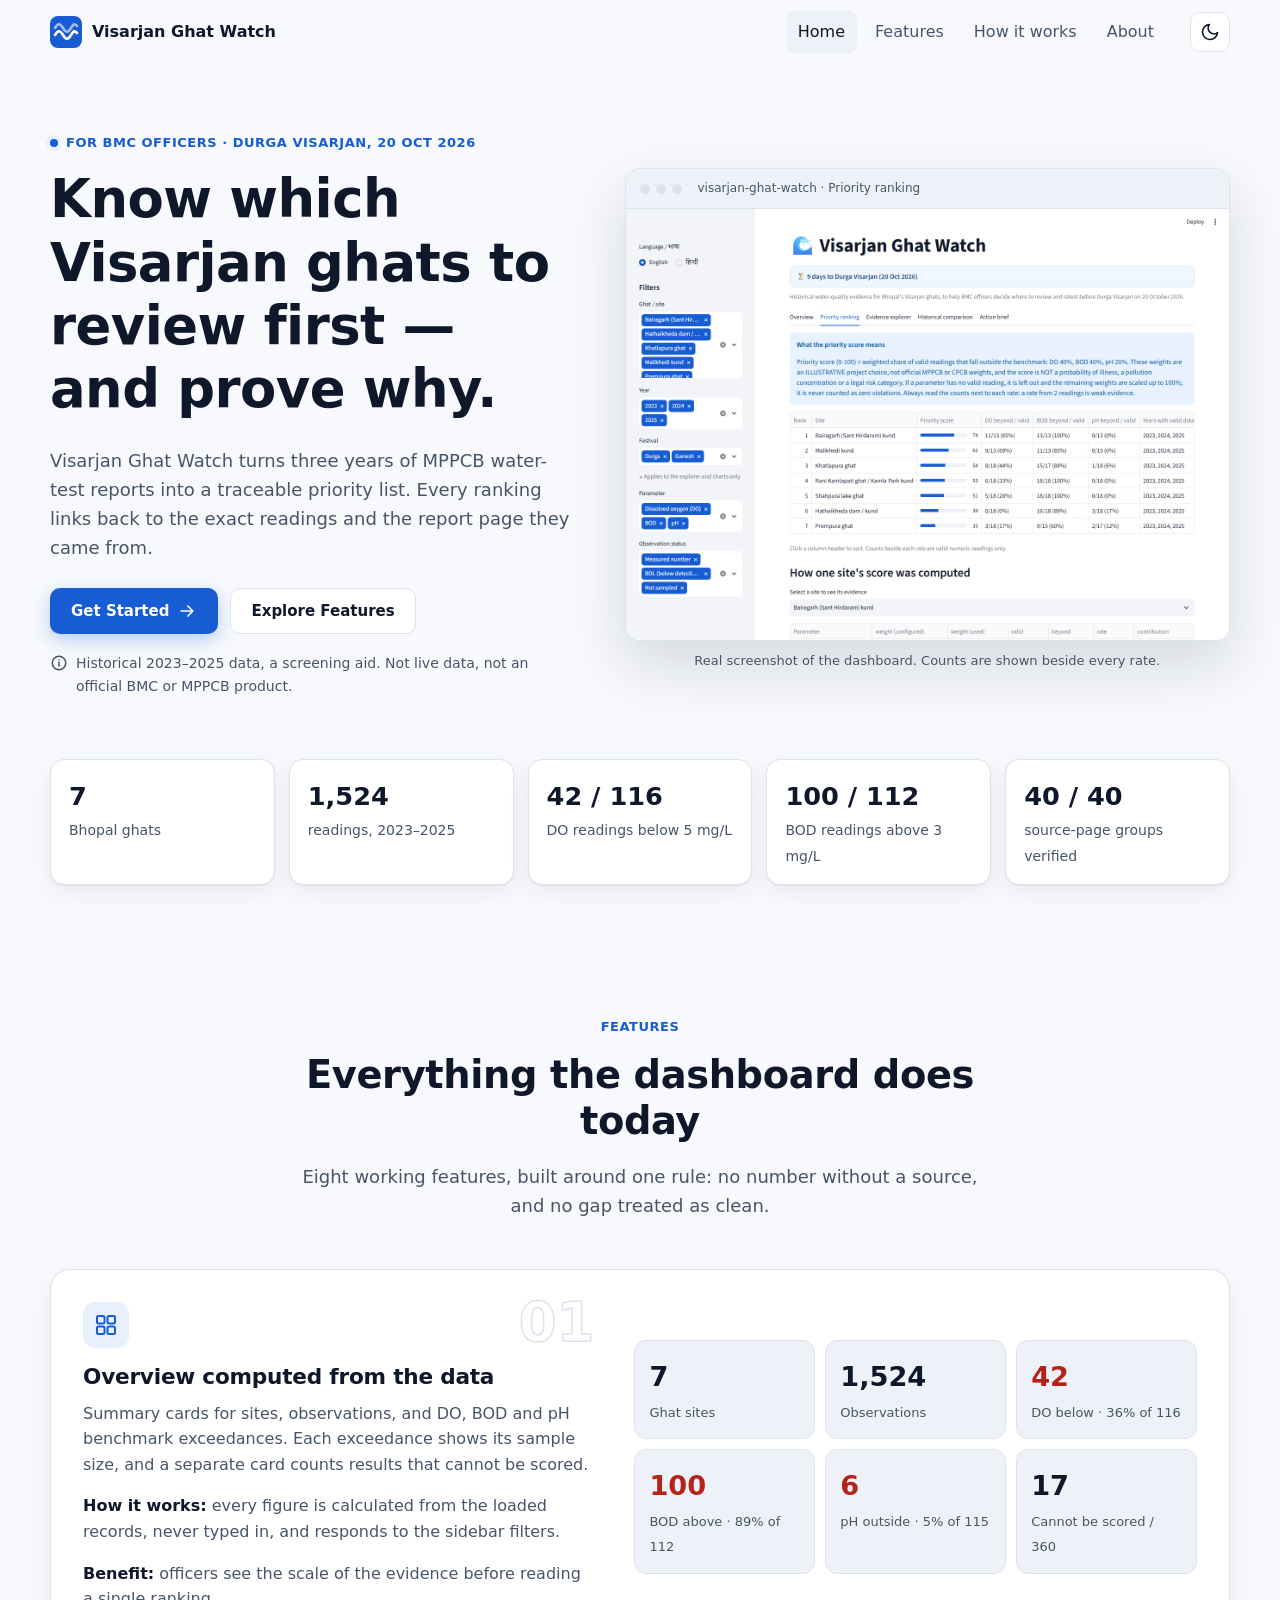
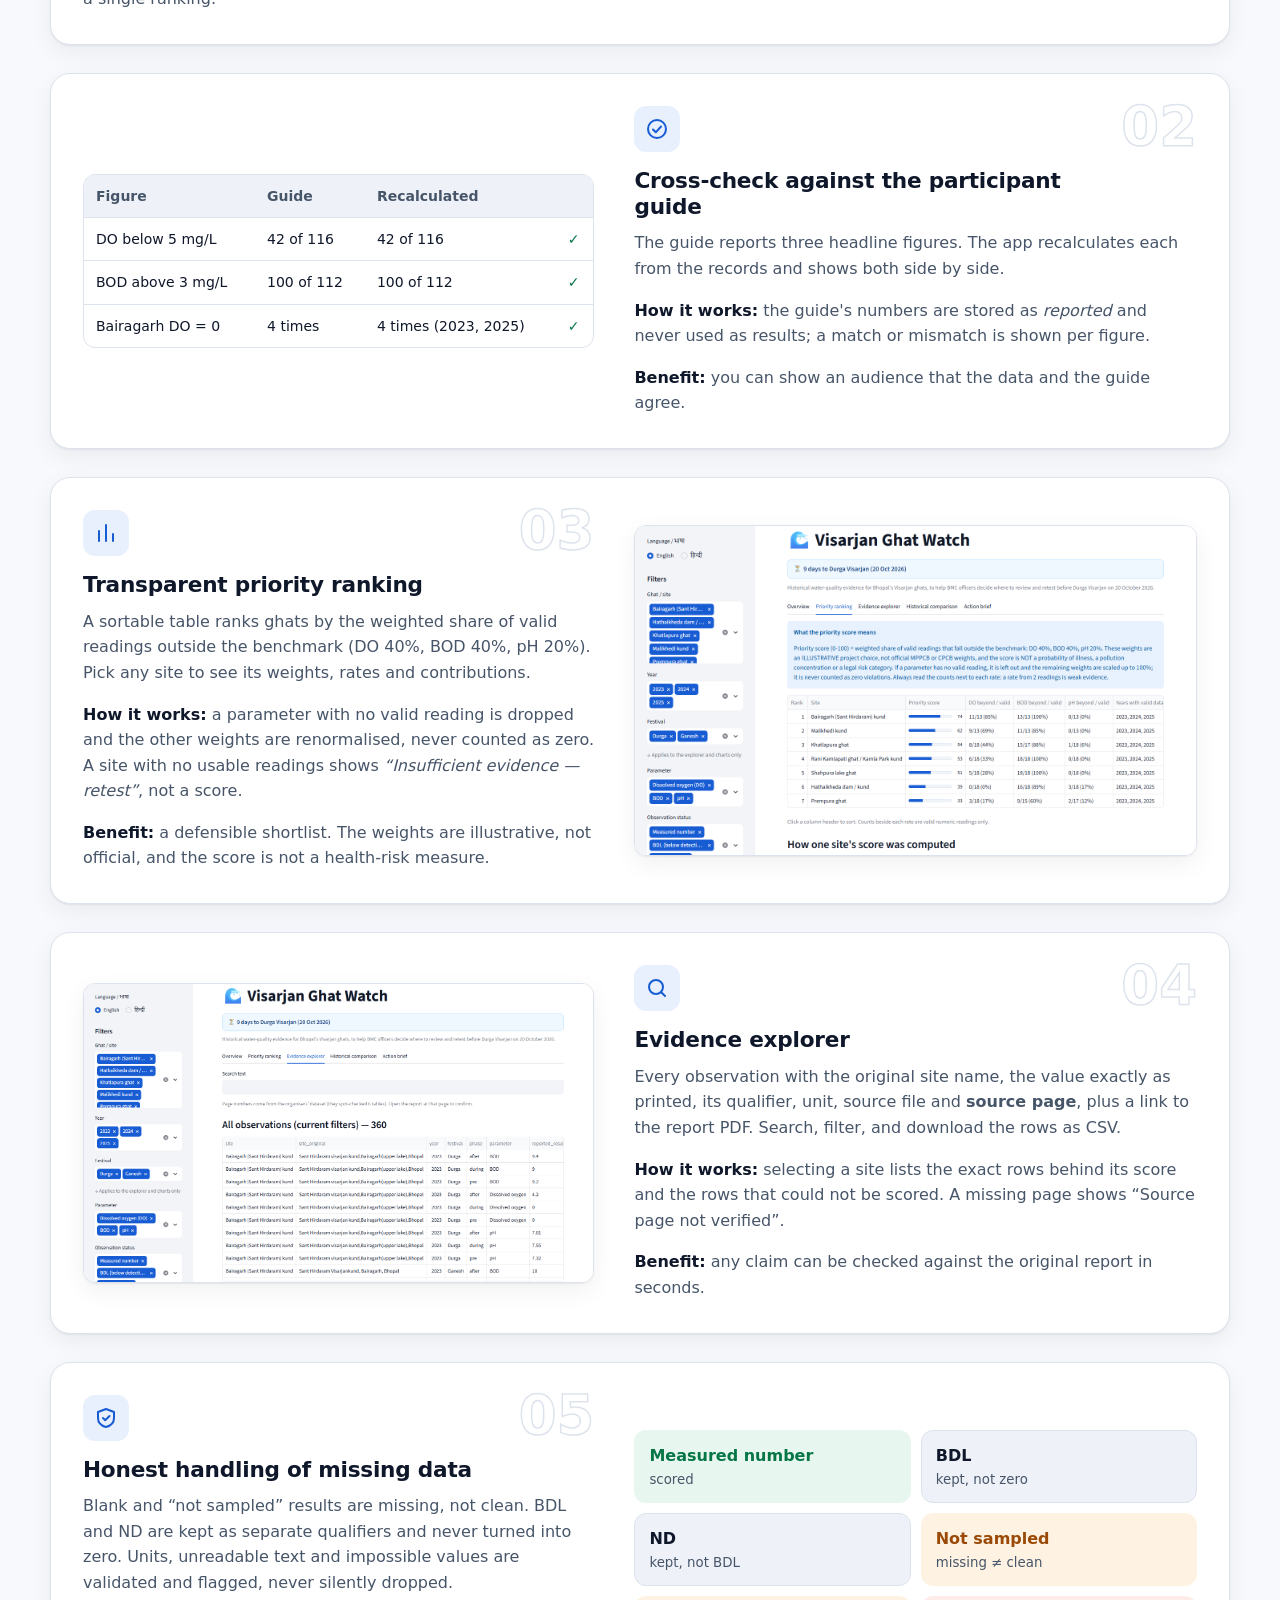
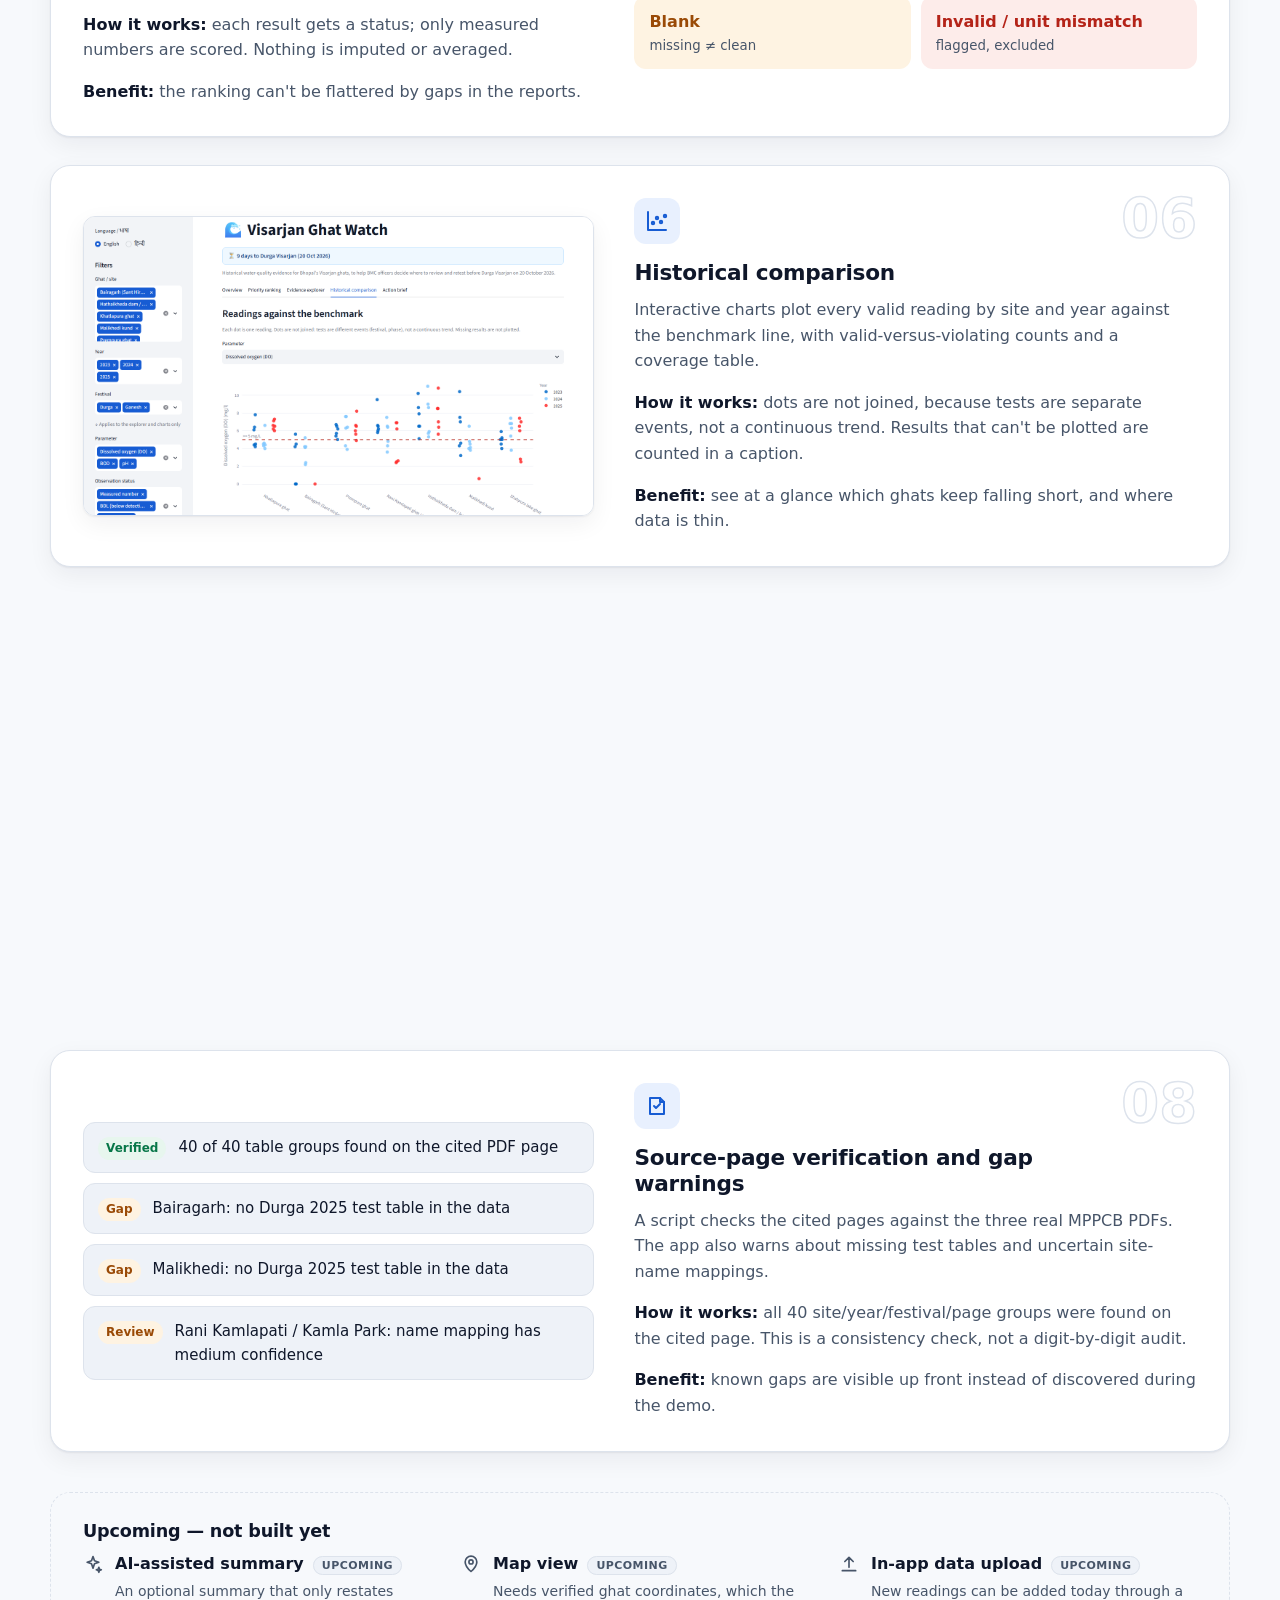
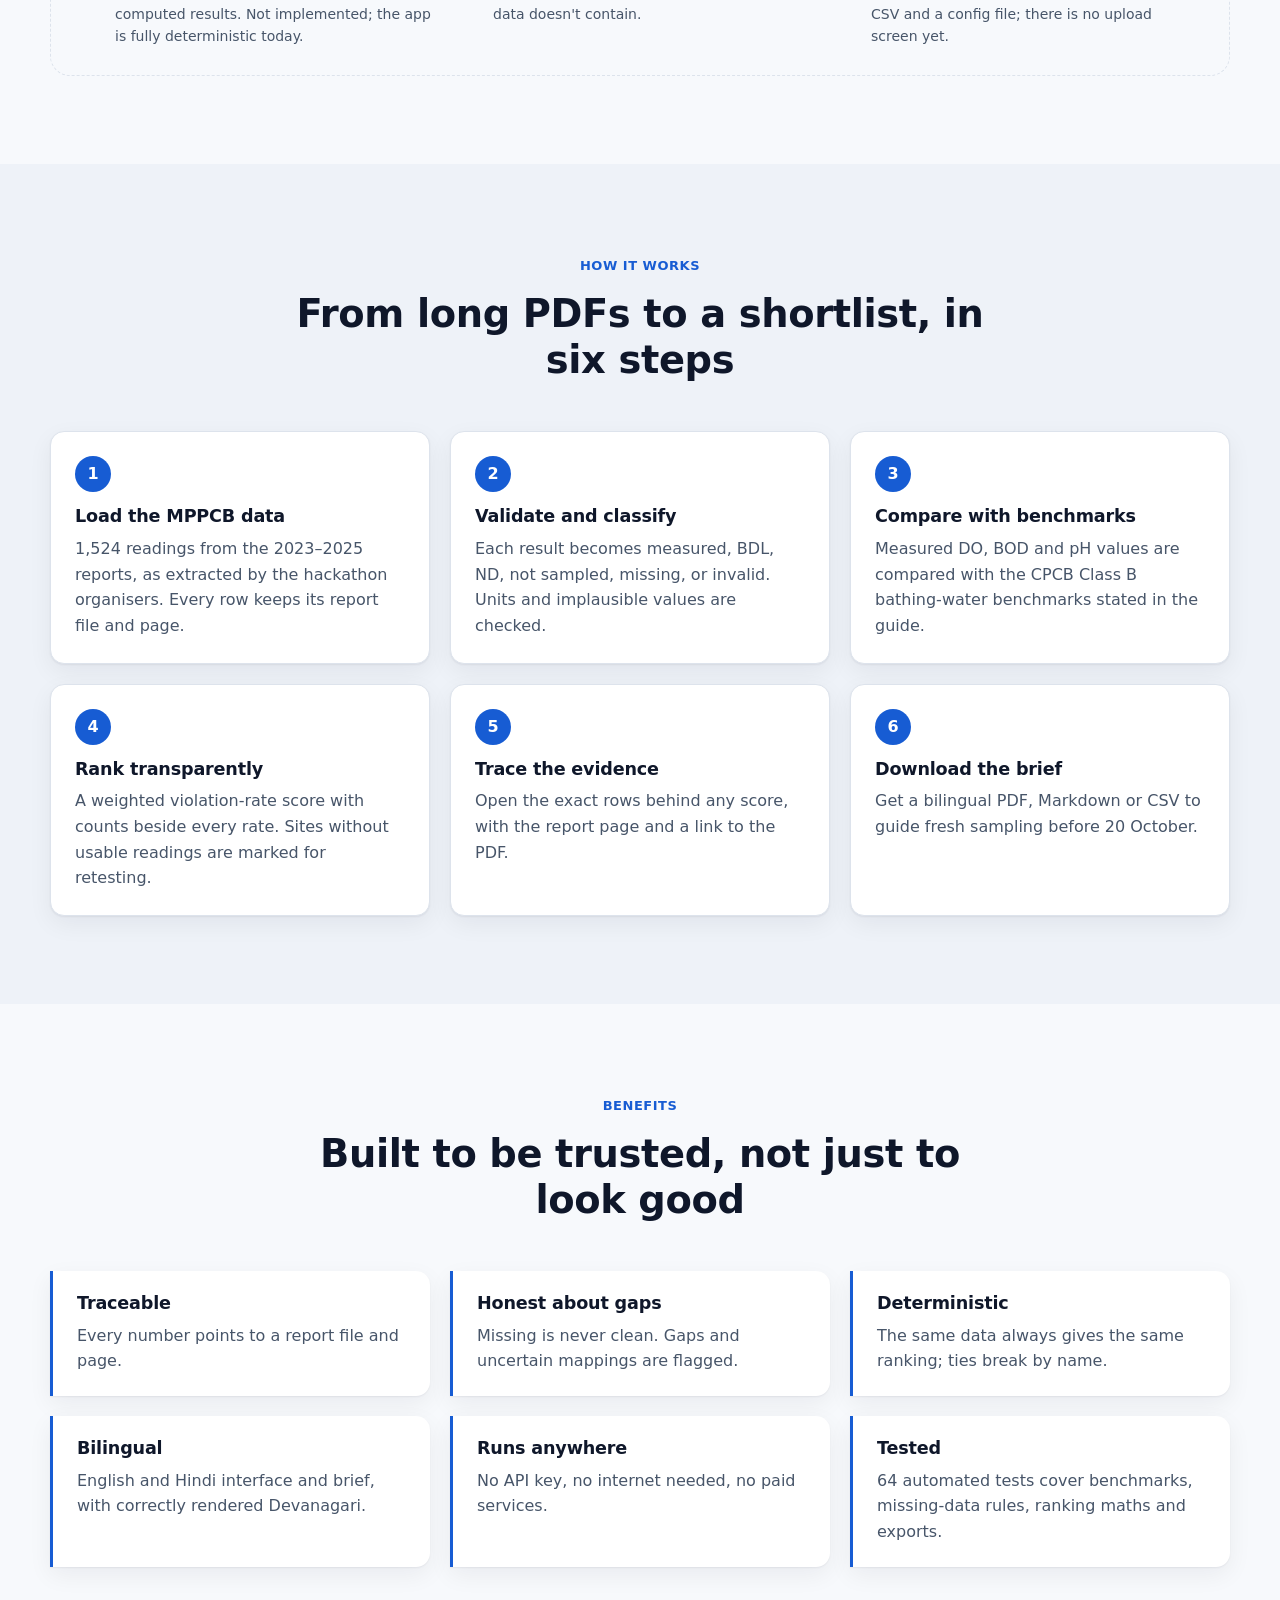
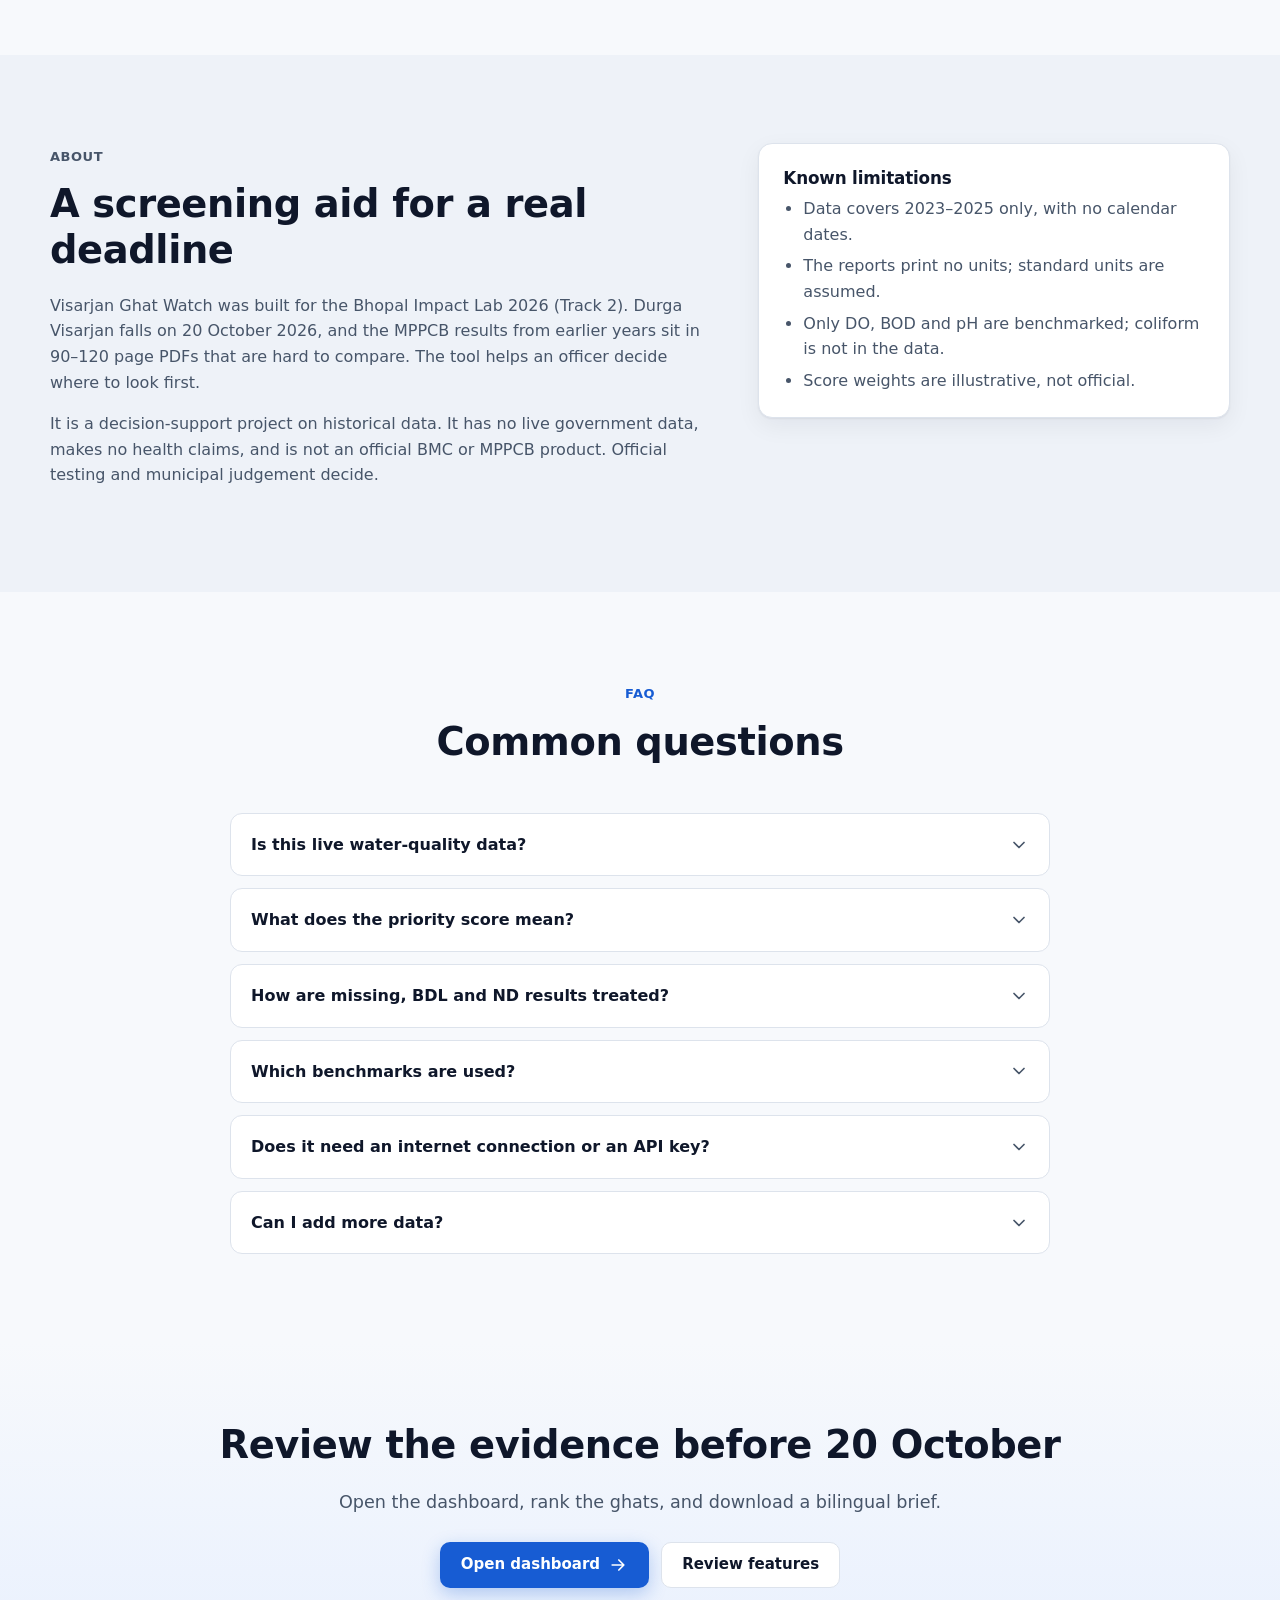
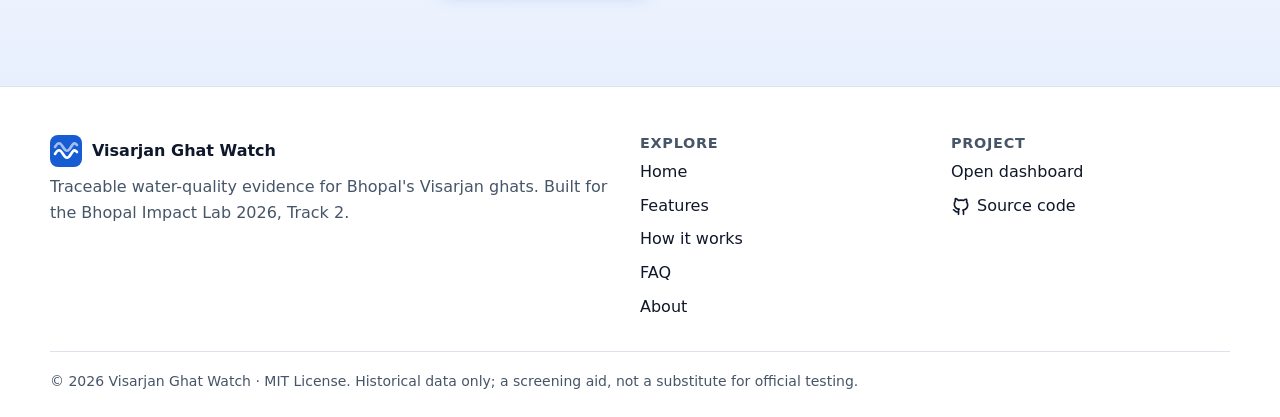
<file: site/index.html>
<!doctype html>
<html lang="en" data-theme="light">
<head>
  <meta charset="utf-8">
  <meta name="viewport" content="width=device-width, initial-scale=1">
  <title>Visarjan Ghat Watch — traceable water-quality evidence for Bhopal's Visarjan ghats</title>
  <meta name="description" content="Decision-support dashboard that turns three years of MPPCB ghat water-test results into a traceable priority list for BMC officers, with a bilingual action brief.">
  <meta name="color-scheme" content="light dark">
  <!-- Where the "Open dashboard" buttons point. Change this when the Streamlit app is hosted elsewhere. -->
  <meta name="dashboard-url" content="https://anshuman-570-visarjan-ghat-watch-app-mmpnpx.streamlit.app/">
  <link rel="icon" href="favicon.svg" type="image/svg+xml">
  <!-- Set the theme before first paint so the wrong theme never flashes. -->
  <script>
    (function () {
      var t = null;
      try { t = localStorage.getItem("vgw-theme"); } catch (e) {}
      if (t !== "light" && t !== "dark") {
        t = window.matchMedia && window.matchMedia("(prefers-color-scheme: dark)").matches ? "dark" : "light";
      }
      document.documentElement.setAttribute("data-theme", t);
      document.documentElement.classList.add("js");
    })();
  </script>
  <link rel="stylesheet" href="styles.css">
</head>
<body>
  <a class="skip" href="#main">Skip to content</a>

  <!-- Inline SVG icon sprite (no icon library in this project, so a small set is bundled) -->
  <svg width="0" height="0" style="position:absolute" aria-hidden="true" focusable="false">
    <defs>
      <symbol id="i-logo" viewBox="0 0 32 32"><rect width="32" height="32" rx="8" fill="currentColor"/><path d="M5 19c3-5 5-5 8 0s5 5 8 0 4-4 6-2" fill="none" stroke="var(--accent-ink)" stroke-width="2.6" stroke-linecap="round"/><path d="M5 12c3-5 5-5 8 0s5 5 8 0 4-4 6-2" fill="none" stroke="var(--accent-ink)" stroke-opacity=".6" stroke-width="2.6" stroke-linecap="round"/></symbol>
      <symbol id="i-sun" viewBox="0 0 24 24"><circle cx="12" cy="12" r="4"/><path d="M12 2v2M12 20v2M4.9 4.9l1.4 1.4M17.7 17.7l1.4 1.4M2 12h2M20 12h2M4.9 19.1l1.4-1.4M17.7 6.3l1.4-1.4"/></symbol>
      <symbol id="i-moon" viewBox="0 0 24 24"><path d="M21 12.8A9 9 0 1 1 11.2 3a7 7 0 0 0 9.8 9.8z"/></symbol>
      <symbol id="i-menu" viewBox="0 0 24 24"><path d="M4 7h16M4 12h16M4 17h16"/></symbol>
      <symbol id="i-x" viewBox="0 0 24 24"><path d="M6 6l12 12M18 6L6 18"/></symbol>
      <symbol id="i-grid" viewBox="0 0 24 24"><rect x="3" y="3" width="7.5" height="7.5" rx="1.5"/><rect x="13.5" y="3" width="7.5" height="7.5" rx="1.5"/><rect x="3" y="13.5" width="7.5" height="7.5" rx="1.5"/><rect x="13.5" y="13.5" width="7.5" height="7.5" rx="1.5"/></symbol>
      <symbol id="i-check" viewBox="0 0 24 24"><circle cx="12" cy="12" r="9"/><path d="M8 12.5l2.8 2.8L16 9.5"/></symbol>
      <symbol id="i-bars" viewBox="0 0 24 24"><path d="M5 20V10M12 20V4M19 20v-7"/></symbol>
      <symbol id="i-search" viewBox="0 0 24 24"><circle cx="11" cy="11" r="7"/><path d="M20 20l-3.5-3.5"/></symbol>
      <symbol id="i-shield" viewBox="0 0 24 24"><path d="M12 3l8 3v6c0 4.5-3.2 7.8-8 9-4.8-1.2-8-4.5-8-9V6z"/><path d="M9 12l2.2 2.2L15.5 10"/></symbol>
      <symbol id="i-chart" viewBox="0 0 24 24"><path d="M3 3v18h18"/><circle cx="8" cy="14" r="1.2"/><circle cx="12" cy="9" r="1.2"/><circle cx="16" cy="13" r="1.2"/><circle cx="20" cy="7" r="1.2"/></symbol>
      <symbol id="i-file" viewBox="0 0 24 24"><path d="M14 3H7a2 2 0 0 0-2 2v14a2 2 0 0 0 2 2h10a2 2 0 0 0 2-2V8z"/><path d="M14 3v5h5M9 13h6M9 17h6"/></symbol>
      <symbol id="i-page" viewBox="0 0 24 24"><path d="M5 4h10l4 4v12H5z"/><path d="M15 4v4h4M9 12l2 2 4-4"/></symbol>
      <symbol id="i-sparkle" viewBox="0 0 24 24"><path d="M12 3l1.8 5.2L19 10l-5.2 1.8L12 17l-1.8-5.2L5 10l5.2-1.8zM19 16l.8 2.2L22 19l-2.2.8L19 22l-.8-2.2L16 19l2.2-.8z"/></symbol>
      <symbol id="i-pin" viewBox="0 0 24 24"><path d="M12 21s7-6.2 7-11.5A7 7 0 0 0 5 9.5C5 14.8 12 21 12 21z"/><circle cx="12" cy="9.5" r="2.5"/></symbol>
      <symbol id="i-upload" viewBox="0 0 24 24"><path d="M12 16V4M7 9l5-5 5 5M4 20h16"/></symbol>
      <symbol id="i-arrow" viewBox="0 0 24 24"><path d="M5 12h14M13 6l6 6-6 6"/></symbol>
      <symbol id="i-chev" viewBox="0 0 24 24"><path d="M6 9l6 6 6-6"/></symbol>
      <symbol id="i-github" viewBox="0 0 24 24"><path d="M9 19c-4 1.2-4-2-6-2.500M15 22v-3.100a2.700 2.700 0 0 0-.8-2.100c2.800-.3 5.800-1.400 5.800-6.200a4.800 4.800 0 0 0-1.300-3.300 4.500 4.500 0 0 0-.1-3.300s-1.100-.3-3.500 1.300a12 12 0 0 0-6.200 0C6.500 2.700 5.400 3 5.400 3a4.500 4.500 0 0 0-.1 3.300A4.800 4.800 0 0 0 4 9.600c0 4.800 3 5.900 5.800 6.200A2.700 2.700 0 0 0 9 17.900V22"/></symbol>
      <symbol id="i-info" viewBox="0 0 24 24"><circle cx="12" cy="12" r="9"/><path d="M12 11v5M12 8h.01"/></symbol>
    </defs>
  </svg>

  <header class="nav" id="top">
    <div class="wrap nav-in">
      <a class="brand" href="#home" aria-label="Visarjan Ghat Watch — home">
        <svg class="logo" aria-hidden="true"><use href="#i-logo"/></svg>
        <span>Visarjan Ghat Watch</span>
      </a>

      <nav id="menu" class="menu" aria-label="Primary">
        <a href="#home" data-nav="home">Home</a>
        <a href="#features" data-nav="features">Features</a>
        <a href="#how" data-nav="how">How it works</a>
        <a href="#about" data-nav="about">About</a>
      </nav>

      <div class="nav-actions">
        <button class="icon-btn" id="theme-toggle" type="button" aria-label="Switch to dark mode" aria-pressed="false">
          <svg class="ic ic-moon" aria-hidden="true"><use href="#i-moon"/></svg>
          <svg class="ic ic-sun" aria-hidden="true"><use href="#i-sun"/></svg>
        </button>
        <button class="icon-btn burger" id="burger" type="button" aria-label="Open menu" aria-expanded="false" aria-controls="menu">
          <svg class="ic ic-open" aria-hidden="true"><use href="#i-menu"/></svg>
          <svg class="ic ic-close" aria-hidden="true"><use href="#i-x"/></svg>
        </button>
      </div>
    </div>
  </header>

  <main id="main">
    <!-- HERO -->
    <section class="hero" id="home">
      <div class="wrap hero-grid">
        <div class="hero-copy reveal">
          <p class="eyebrow"><span class="dot" aria-hidden="true"></span> For BMC officers · Durga Visarjan, 20 Oct 2026</p>
          <h1>Know which Visarjan ghats to review first — and prove why.</h1>
          <p class="lead">Visarjan Ghat Watch turns three years of MPPCB water-test reports into a traceable priority list. Every ranking links back to the exact readings and the report page they came from.</p>
          <div class="cta-row">
            <a class="btn btn-primary" href="#" data-dashboard>Get Started <svg class="ic" aria-hidden="true"><use href="#i-arrow"/></svg></a>
            <a class="btn btn-secondary" href="#features">Explore Features</a>
          </div>
          <p class="fineprint"><svg class="ic" aria-hidden="true"><use href="#i-info"/></svg> Historical 2023–2025 data, a screening aid. Not live data, not an official BMC or MPPCB product.</p>
        </div>

        <figure class="hero-visual reveal" style="--d:.12s">
          <div class="frame">
            <div class="frame-bar" aria-hidden="true"><i></i><i></i><i></i><span>visarjan-ghat-watch · Priority ranking</span></div>
            <img src="assets/ranking.png" width="1400" height="1000" alt="Screenshot of the Priority ranking tab: seven Bhopal ghats sorted by priority score with DO, BOD and pH counts beside each rate." fetchpriority="high">
          </div>
          <figcaption>Real screenshot of the dashboard. Counts are shown beside every rate.</figcaption>
        </figure>
      </div>

      <div class="wrap">
        <ul class="stats reveal" aria-label="Dataset at a glance">
          <li><strong>7</strong><span>Bhopal ghats</span></li>
          <li><strong>1,524</strong><span>readings, 2023–2025</span></li>
          <li><strong>42 / 116</strong><span>DO readings below 5 mg/L</span></li>
          <li><strong>100 / 112</strong><span>BOD readings above 3 mg/L</span></li>
          <li><strong>40 / 40</strong><span>source-page groups verified</span></li>
        </ul>
      </div>
    </section>

    <!-- FEATURES -->
    <section class="section" id="features" aria-labelledby="features-h">
      <div class="wrap">
        <header class="section-head reveal">
          <p class="eyebrow">Features</p>
          <h2 id="features-h">Everything the dashboard does today</h2>
          <p class="lead">Eight working features, built around one rule: no number without a source, and no gap treated as clean.</p>
        </header>

        <ol class="features">
          <!-- 01 -->
          <li class="feature reveal">
            <div class="f-text">
              <span class="num" aria-hidden="true">01</span>
              <div class="f-icon"><svg class="ic" aria-hidden="true"><use href="#i-grid"/></svg></div>
              <h3>Overview computed from the data</h3>
              <p>Summary cards for sites, observations, and DO, BOD and pH benchmark exceedances. Each exceedance shows its sample size, and a separate card counts results that cannot be scored.</p>
              <p class="how"><b>How it works:</b> every figure is calculated from the loaded records, never typed in, and responds to the sidebar filters.</p>
              <p class="benefit"><b>Benefit:</b> officers see the scale of the evidence before reading a single ranking.</p>
            </div>
            <div class="f-visual">
              <div class="card-grid" role="img" aria-label="Dashboard figures: 7 ghats, 1,524 observations, 42 DO readings below benchmark, 100 BOD above, 6 pH outside range, 17 results that cannot be scored.">
                <div><strong>7</strong><span>Ghat sites</span></div>
                <div><strong>1,524</strong><span>Observations</span></div>
                <div class="bad"><strong>42</strong><span>DO below · 36% of 116</span></div>
                <div class="bad"><strong>100</strong><span>BOD above · 89% of 112</span></div>
                <div class="bad"><strong>6</strong><span>pH outside · 5% of 115</span></div>
                <div><strong>17</strong><span>Cannot be scored / 360</span></div>
              </div>
            </div>
          </li>

          <!-- 02 -->
          <li class="feature reveal alt">
            <div class="f-text">
              <span class="num" aria-hidden="true">02</span>
              <div class="f-icon"><svg class="ic" aria-hidden="true"><use href="#i-check"/></svg></div>
              <h3>Cross-check against the participant guide</h3>
              <p>The guide reports three headline figures. The app recalculates each from the records and shows both side by side.</p>
              <p class="how"><b>How it works:</b> the guide's numbers are stored as <em>reported</em> and never used as results; a match or mismatch is shown per figure.</p>
              <p class="benefit"><b>Benefit:</b> you can show an audience that the data and the guide agree.</p>
            </div>
            <div class="f-visual">
              <table class="mini">
                <caption class="sr">Guide-reported figures versus recalculated figures</caption>
                <thead><tr><th scope="col">Figure</th><th scope="col">Guide</th><th scope="col">Recalculated</th><th scope="col"><span class="sr">Match</span></th></tr></thead>
                <tbody>
                  <tr><td>DO below 5 mg/L</td><td>42 of 116</td><td>42 of 116</td><td class="ok" aria-label="matches">✓</td></tr>
                  <tr><td>BOD above 3 mg/L</td><td>100 of 112</td><td>100 of 112</td><td class="ok" aria-label="matches">✓</td></tr>
                  <tr><td>Bairagarh DO = 0</td><td>4 times</td><td>4 times (2023, 2025)</td><td class="ok" aria-label="matches">✓</td></tr>
                </tbody>
              </table>
            </div>
          </li>

          <!-- 03 -->
          <li class="feature reveal">
            <div class="f-text">
              <span class="num" aria-hidden="true">03</span>
              <div class="f-icon"><svg class="ic" aria-hidden="true"><use href="#i-bars"/></svg></div>
              <h3>Transparent priority ranking</h3>
              <p>A sortable table ranks ghats by the weighted share of valid readings outside the benchmark (DO 40%, BOD 40%, pH 20%). Pick any site to see its weights, rates and contributions.</p>
              <p class="how"><b>How it works:</b> a parameter with no valid reading is dropped and the other weights are renormalised, never counted as zero. A site with no usable readings shows <em>“Insufficient evidence — retest”</em>, not a score.</p>
              <p class="benefit"><b>Benefit:</b> a defensible shortlist. The weights are illustrative, not official, and the score is not a health-risk measure.</p>
            </div>
            <figure class="f-visual shot"><img loading="lazy" src="assets/ranking.png" width="1400" height="1000" alt="Priority ranking table with score bars and DO, BOD and pH counts beside each rate."></figure>
          </li>

          <!-- 04 -->
          <li class="feature reveal alt">
            <div class="f-text">
              <span class="num" aria-hidden="true">04</span>
              <div class="f-icon"><svg class="ic" aria-hidden="true"><use href="#i-search"/></svg></div>
              <h3>Evidence explorer</h3>
              <p>Every observation with the original site name, the value exactly as printed, its qualifier, unit, source file and <strong>source page</strong>, plus a link to the report PDF. Search, filter, and download the rows as CSV.</p>
              <p class="how"><b>How it works:</b> selecting a site lists the exact rows behind its score and the rows that could not be scored. A missing page shows “Source page not verified”.</p>
              <p class="benefit"><b>Benefit:</b> any claim can be checked against the original report in seconds.</p>
            </div>
            <figure class="f-visual shot"><img loading="lazy" src="assets/evidence.png" width="1400" height="1000" alt="Evidence explorer table listing each observation with original site name, year, festival, phase, parameter and reported result."></figure>
          </li>

          <!-- 05 -->
          <li class="feature reveal">
            <div class="f-text">
              <span class="num" aria-hidden="true">05</span>
              <div class="f-icon"><svg class="ic" aria-hidden="true"><use href="#i-shield"/></svg></div>
              <h3>Honest handling of missing data</h3>
              <p>Blank and “not sampled” results are missing, not clean. BDL and ND are kept as separate qualifiers and never turned into zero. Units, unreadable text and impossible values are validated and flagged, never silently dropped.</p>
              <p class="how"><b>How it works:</b> each result gets a status; only measured numbers are scored. Nothing is imputed or averaged.</p>
              <p class="benefit"><b>Benefit:</b> the ranking can't be flattered by gaps in the reports.</p>
            </div>
            <div class="f-visual">
              <ul class="chips" aria-label="Result statuses">
                <li class="chip good">Measured number <small>scored</small></li>
                <li class="chip">BDL <small>kept, not zero</small></li>
                <li class="chip">ND <small>kept, not BDL</small></li>
                <li class="chip warn">Not sampled <small>missing ≠ clean</small></li>
                <li class="chip warn">Blank <small>missing ≠ clean</small></li>
                <li class="chip bad">Invalid / unit mismatch <small>flagged, excluded</small></li>
              </ul>
            </div>
          </li>

          <!-- 06 -->
          <li class="feature reveal alt">
            <div class="f-text">
              <span class="num" aria-hidden="true">06</span>
              <div class="f-icon"><svg class="ic" aria-hidden="true"><use href="#i-chart"/></svg></div>
              <h3>Historical comparison</h3>
              <p>Interactive charts plot every valid reading by site and year against the benchmark line, with valid-versus-violating counts and a coverage table.</p>
              <p class="how"><b>How it works:</b> dots are not joined, because tests are separate events, not a continuous trend. Results that can't be plotted are counted in a caption.</p>
              <p class="benefit"><b>Benefit:</b> see at a glance which ghats keep falling short, and where data is thin.</p>
            </div>
            <figure class="f-visual shot"><img loading="lazy" src="assets/history.png" width="1400" height="1000" alt="Dot chart of dissolved oxygen readings by ghat and year with a dashed benchmark line at 5 mg/L."></figure>
          </li>

          <!-- 07 -->
          <li class="feature reveal">
            <div class="f-text">
              <span class="num" aria-hidden="true">07</span>
              <div class="f-icon"><svg class="ic" aria-hidden="true"><use href="#i-file"/></svg></div>
              <h3>Bilingual action brief</h3>
              <p>Generate a short decision brief in English and Hindi as PDF, Markdown or CSV: top sites, supporting readings with report citations, missing-data warnings and suggested follow-ups.</p>
              <p class="how"><b>How it works:</b> built from the same ranking and evidence the screen shows, with a bundled Devanagari font so Hindi renders correctly. The interface itself also switches between English and हिन्दी.</p>
              <p class="benefit"><b>Benefit:</b> a document an officer can hand over, with the screening-tool caveat built in.</p>
            </div>
            <figure class="f-visual shot"><img loading="lazy" src="assets/brief.png" width="1400" height="1000" alt="Action brief tab with download buttons for PDF, Markdown and CSV and a preview of the brief."></figure>
          </li>

          <!-- 08 -->
          <li class="feature reveal alt">
            <div class="f-text">
              <span class="num" aria-hidden="true">08</span>
              <div class="f-icon"><svg class="ic" aria-hidden="true"><use href="#i-page"/></svg></div>
              <h3>Source-page verification and gap warnings</h3>
              <p>A script checks the cited pages against the three real MPPCB PDFs. The app also warns about missing test tables and uncertain site-name mappings.</p>
              <p class="how"><b>How it works:</b> all 40 site/year/festival/page groups were found on the cited page. This is a consistency check, not a digit-by-digit audit.</p>
              <p class="benefit"><b>Benefit:</b> known gaps are visible up front instead of discovered during the demo.</p>
            </div>
            <div class="f-visual">
              <ul class="gaps">
                <li><span class="tag ok">Verified</span> 40 of 40 table groups found on the cited PDF page</li>
                <li><span class="tag warn">Gap</span> Bairagarh: no Durga 2025 test table in the data</li>
                <li><span class="tag warn">Gap</span> Malikhedi: no Durga 2025 test table in the data</li>
                <li><span class="tag warn">Review</span> Rani Kamlapati / Kamla Park: name mapping has medium confidence</li>
              </ul>
            </div>
          </li>
        </ol>

        <div class="upcoming reveal">
          <h3>Upcoming — not built yet</h3>
          <ul>
            <li><svg class="ic" aria-hidden="true"><use href="#i-sparkle"/></svg><div><strong>AI-assisted summary</strong> <span class="badge">Upcoming</span><p>An optional summary that only restates computed results. Not implemented; the app is fully deterministic today.</p></div></li>
            <li><svg class="ic" aria-hidden="true"><use href="#i-pin"/></svg><div><strong>Map view</strong> <span class="badge">Upcoming</span><p>Needs verified ghat coordinates, which the data doesn't contain.</p></div></li>
            <li><svg class="ic" aria-hidden="true"><use href="#i-upload"/></svg><div><strong>In-app data upload</strong> <span class="badge">Upcoming</span><p>New readings can be added today through a CSV and a config file; there is no upload screen yet.</p></div></li>
          </ul>
        </div>
      </div>
    </section>

    <!-- HOW IT WORKS -->
    <section class="section alt-bg" id="how" aria-labelledby="how-h">
      <div class="wrap">
        <header class="section-head reveal">
          <p class="eyebrow">How it works</p>
          <h2 id="how-h">From long PDFs to a shortlist, in six steps</h2>
        </header>
        <ol class="steps">
          <li class="reveal"><span class="step-n" aria-hidden="true">1</span><h3>Load the MPPCB data</h3><p>1,524 readings from the 2023–2025 reports, as extracted by the hackathon organisers. Every row keeps its report file and page.</p></li>
          <li class="reveal" style="--d:.05s"><span class="step-n" aria-hidden="true">2</span><h3>Validate and classify</h3><p>Each result becomes measured, BDL, ND, not sampled, missing, or invalid. Units and implausible values are checked.</p></li>
          <li class="reveal" style="--d:.1s"><span class="step-n" aria-hidden="true">3</span><h3>Compare with benchmarks</h3><p>Measured DO, BOD and pH values are compared with the CPCB Class B bathing-water benchmarks stated in the guide.</p></li>
          <li class="reveal" style="--d:.15s"><span class="step-n" aria-hidden="true">4</span><h3>Rank transparently</h3><p>A weighted violation-rate score with counts beside every rate. Sites without usable readings are marked for retesting.</p></li>
          <li class="reveal" style="--d:.2s"><span class="step-n" aria-hidden="true">5</span><h3>Trace the evidence</h3><p>Open the exact rows behind any score, with the report page and a link to the PDF.</p></li>
          <li class="reveal" style="--d:.25s"><span class="step-n" aria-hidden="true">6</span><h3>Download the brief</h3><p>Get a bilingual PDF, Markdown or CSV to guide fresh sampling before 20 October.</p></li>
        </ol>
      </div>
    </section>

    <!-- BENEFITS -->
    <section class="section" id="benefits" aria-labelledby="benefits-h">
      <div class="wrap">
        <header class="section-head reveal">
          <p class="eyebrow">Benefits</p>
          <h2 id="benefits-h">Built to be trusted, not just to look good</h2>
        </header>
        <ul class="benefits">
          <li class="reveal"><h3>Traceable</h3><p>Every number points to a report file and page.</p></li>
          <li class="reveal" style="--d:.05s"><h3>Honest about gaps</h3><p>Missing is never clean. Gaps and uncertain mappings are flagged.</p></li>
          <li class="reveal" style="--d:.1s"><h3>Deterministic</h3><p>The same data always gives the same ranking; ties break by name.</p></li>
          <li class="reveal" style="--d:.15s"><h3>Bilingual</h3><p>English and Hindi interface and brief, with correctly rendered Devanagari.</p></li>
          <li class="reveal" style="--d:.2s"><h3>Runs anywhere</h3><p>No API key, no internet needed, no paid services.</p></li>
          <li class="reveal" style="--d:.25s"><h3>Tested</h3><p>64 automated tests cover benchmarks, missing-data rules, ranking maths and exports.</p></li>
        </ul>
      </div>
    </section>

    <!-- ABOUT -->
    <section class="section alt-bg" id="about" aria-labelledby="about-h">
      <div class="wrap about">
        <div class="reveal">
          <p class="eyebrow">About</p>
          <h2 id="about-h">A screening aid for a real deadline</h2>
          <p>Visarjan Ghat Watch was built for the Bhopal Impact Lab 2026 (Track 2). Durga Visarjan falls on 20 October 2026, and the MPPCB results from earlier years sit in 90–120 page PDFs that are hard to compare. The tool helps an officer decide where to look first.</p>
          <p>It is a decision-support project on historical data. It has no live government data, makes no health claims, and is not an official BMC or MPPCB product. Official testing and municipal judgement decide.</p>
        </div>
        <aside class="limits reveal" style="--d:.1s" aria-label="Known limitations">
          <h3>Known limitations</h3>
          <ul>
            <li>Data covers 2023–2025 only, with no calendar dates.</li>
            <li>The reports print no units; standard units are assumed.</li>
            <li>Only DO, BOD and pH are benchmarked; coliform is not in the data.</li>
            <li>Score weights are illustrative, not official.</li>
          </ul>
        </aside>
      </div>
    </section>

    <!-- FAQ -->
    <section class="section" id="faq" aria-labelledby="faq-h">
      <div class="wrap narrow">
        <header class="section-head reveal">
          <p class="eyebrow">FAQ</p>
          <h2 id="faq-h">Common questions</h2>
        </header>
        <div class="faq reveal">
          <details><summary>Is this live water-quality data?<svg class="ic" aria-hidden="true"><use href="#i-chev"/></svg></summary><p>No. It uses MPPCB test results from 2023–2025. They may not reflect conditions on 20 October 2026, which is why the app recommends fresh sampling.</p></details>
          <details><summary>What does the priority score mean?<svg class="ic" aria-hidden="true"><use href="#i-chev"/></svg></summary><p>It is the weighted share of valid readings outside the benchmark (DO 40%, BOD 40%, pH 20%). The weights are an illustrative project choice, and the score is not a health risk, a concentration or a legal category.</p></details>
          <details><summary>How are missing, BDL and ND results treated?<svg class="ic" aria-hidden="true"><use href="#i-chev"/></svg></summary><p>Blank and “not sampled” results are missing, not clean. BDL and ND are kept as reported and never converted to zero or scored. A site with no usable readings is marked “Insufficient evidence — retest”.</p></details>
          <details><summary>Which benchmarks are used?<svg class="ic" aria-hidden="true"><use href="#i-chev"/></svg></summary><p>CPCB Class B (outdoor bathing) as stated in the participant guide: dissolved oxygen at least 5 mg/L, BOD at most 3 mg/L, pH 6.5–8.5. These are not limits for every water use.</p></details>
          <details><summary>Does it need an internet connection or an API key?<svg class="ic" aria-hidden="true"><use href="#i-chev"/></svg></summary><p>No. Everything runs locally and deterministically. An optional AI summary is listed as upcoming and is not part of the app.</p></details>
          <details><summary>Can I add more data?<svg class="ic" aria-hidden="true"><use href="#i-chev"/></svg></summary><p>Yes. Add a CSV with the same columns and map its report files in the config. See data/README.md in the repository. An upload screen is upcoming.</p></details>
        </div>
      </div>
    </section>

    <!-- FINAL CTA -->
    <section class="cta-final" aria-labelledby="cta-h">
      <div class="wrap reveal">
        <h2 id="cta-h">Review the evidence before 20 October</h2>
        <p>Open the dashboard, rank the ghats, and download a bilingual brief.</p>
        <div class="cta-row center">
          <a class="btn btn-primary" href="#" data-dashboard>Open dashboard <svg class="ic" aria-hidden="true"><use href="#i-arrow"/></svg></a>
          <a class="btn btn-secondary" href="#features">Review features</a>
        </div>
      </div>
    </section>
  </main>

  <footer class="footer">
    <div class="wrap foot-grid">
      <div>
        <a class="brand" href="#home"><svg class="logo" aria-hidden="true"><use href="#i-logo"/></svg><span>Visarjan Ghat Watch</span></a>
        <p class="muted">Traceable water-quality evidence for Bhopal's Visarjan ghats. Built for the Bhopal Impact Lab 2026, Track 2.</p>
      </div>
      <nav aria-label="Footer"><h3>Explore</h3><ul>
        <li><a href="#home">Home</a></li><li><a href="#features">Features</a></li><li><a href="#how">How it works</a></li><li><a href="#faq">FAQ</a></li><li><a href="#about">About</a></li></ul></nav>
      <div><h3>Project</h3><ul>
        <li><a href="#" data-dashboard>Open dashboard</a></li>
        <li><a href="https://github.com/ANSHUMAN-570/visarjan-ghat-watch" rel="noopener" target="_blank"><svg class="ic" aria-hidden="true"><use href="#i-github"/></svg> Source code</a></li></ul></div>
    </div>
    <div class="wrap foot-base">
      <p>© <span id="year">2026</span> Visarjan Ghat Watch · MIT License. Historical data only; a screening aid, not a substitute for official testing.</p>
    </div>
  </footer>

  <noscript><p class="noscript">JavaScript is needed for the theme switch and menu. The rest of this page works without it.</p></noscript>
  <script src="app.js" defer></script>
</body>
</html>
</file>
<file: site/styles.css>
/* Visarjan Ghat Watch — landing page. Theme tokens first; every component uses them. */
:root {
  --bg: #f7f9fc; --surface: #ffffff; --surface-2: #eef2f8; --text: #0f172a; --muted: #475569; --line: #dde3ec;
  --accent: #175cd3; --accent-hover: #1249ad; --accent-ink: #ffffff; --accent-soft: #e8f0fe;
  --ok: #067647; --ok-soft: #e7f6ee; --warn: #9a4a06; --warn-soft: #fef3e2; --bad: #b42318; --bad-soft: #fdecea;
  --shadow: 0 1px 2px rgba(15, 23, 42, .06), 0 8px 24px rgba(15, 23, 42, .06);
  --shadow-lg: 0 24px 60px rgba(15, 23, 42, .14);
  --radius: 14px; --nav-h: 64px;
  --font: system-ui, -apple-system, "Segoe UI", Roboto, "Noto Sans", "Nirmala UI", sans-serif;
}
[data-theme="dark"] {
  --bg: #0a1020; --surface: #111a2e; --surface-2: #17223a; --text: #e7edf7; --muted: #a3b2c9; --line: #26334f;
  --accent: #6aa5ff; --accent-hover: #8db9ff; --accent-ink: #08101f; --accent-soft: #15284a;
  --ok: #5fd39a; --ok-soft: #12301f; --warn: #f5b25c; --warn-soft: #33240f; --bad: #ff8a80; --bad-soft: #3a1717;
  --shadow: 0 1px 2px rgba(0, 0, 0, .4), 0 8px 24px rgba(0, 0, 0, .3);
  --shadow-lg: 0 24px 60px rgba(0, 0, 0, .5);
}

*, *::before, *::after { box-sizing: border-box; }
html { scroll-behavior: smooth; -webkit-text-size-adjust: 100%; }
body { margin: 0; background: var(--bg); color: var(--text); font: 16px/1.6 var(--font); transition: background-color .25s, color .25s; }
img { max-width: 100%; height: auto; display: block; }
a { color: var(--accent); }
h1, h2, h3 { line-height: 1.2; margin: 0 0 .5em; letter-spacing: -.01em; }
p { margin: 0 0 1em; }
section[id], [id="top"] { scroll-margin-top: calc(var(--nav-h) + 12px); }
.wrap { width: min(1180px, 100% - 40px); margin-inline: auto; }
.narrow { width: min(820px, 100% - 40px); }
.sr { position: absolute; width: 1px; height: 1px; overflow: hidden; clip: rect(0 0 0 0); white-space: nowrap; }
.muted { color: var(--muted); }
.skip { position: absolute; left: 12px; top: -48px; background: var(--accent); color: var(--accent-ink); padding: 8px 14px; border-radius: 8px; z-index: 100; }
.skip:focus { top: 12px; }
:focus-visible { outline: 3px solid var(--accent); outline-offset: 2px; border-radius: 6px; }

/* icons */
.ic { width: 20px; height: 20px; flex: none; fill: none; stroke: currentColor; stroke-width: 2; stroke-linecap: round; stroke-linejoin: round; }
.logo { width: 32px; height: 32px; color: var(--accent); }

/* buttons */
.btn { display: inline-flex; align-items: center; justify-content: center; gap: 8px; padding: 12px 20px; border-radius: 10px; font: 600 15px/1 var(--font);
  text-decoration: none; border: 1px solid transparent; cursor: pointer; transition: background-color .2s, color .2s, border-color .2s, transform .2s, box-shadow .2s; }
.btn:active { transform: translateY(1px); }
.btn-primary { background: var(--accent); color: var(--accent-ink); box-shadow: 0 6px 18px color-mix(in srgb, var(--accent) 28%, transparent); }
.btn-primary:hover { background: var(--accent-hover); }
.btn-secondary { background: var(--surface); color: var(--text); border-color: var(--line); }
.btn-secondary:hover { border-color: var(--accent); color: var(--accent); }
.icon-btn { display: inline-grid; place-items: center; width: 40px; height: 40px; border-radius: 10px; border: 1px solid var(--line); background: var(--surface); color: var(--text); cursor: pointer; transition: border-color .2s, color .2s; }
.icon-btn:hover { border-color: var(--accent); color: var(--accent); }

/* nav */
.nav { position: sticky; top: 0; z-index: 50; background: color-mix(in srgb, var(--bg) 82%, transparent); backdrop-filter: saturate(1.4) blur(10px);
  border-bottom: 1px solid transparent; transition: border-color .2s, background-color .25s; }
.nav.scrolled { border-bottom-color: var(--line); }
.nav-in { height: var(--nav-h); display: flex; align-items: center; gap: 24px; }
.brand { display: inline-flex; align-items: center; gap: 10px; font-weight: 700; color: var(--text); text-decoration: none; }
.menu { display: flex; gap: 6px; margin-left: auto; }
.menu a { color: var(--muted); text-decoration: none; font-weight: 500; padding: 8px 12px; border-radius: 8px; transition: color .2s, background-color .2s; }
.menu a:hover, .menu a.active { color: var(--text); background: var(--surface-2); }
.nav-actions { display: flex; align-items: center; gap: 10px; }
.ic-sun, [data-theme="dark"] .ic-moon { display: none; }
[data-theme="dark"] .ic-sun { display: block; }
.burger { display: none; }
.burger .ic-close, .burger[aria-expanded="true"] .ic-open { display: none; }
.burger[aria-expanded="true"] .ic-close { display: block; }

/* hero */
.hero { padding: 64px 0 40px; overflow: hidden; }
.hero-grid { display: grid; grid-template-columns: 1fr 1.15fr; gap: 48px; align-items: center; }
.eyebrow { display: inline-flex; align-items: center; gap: 8px; font-size: 13px; font-weight: 600; letter-spacing: .04em; text-transform: uppercase; color: var(--accent); margin-bottom: 14px; }
.eyebrow .dot { width: 8px; height: 8px; border-radius: 50%; background: var(--accent); box-shadow: 0 0 0 4px var(--accent-soft); }
h1 { font-size: clamp(2.1rem, 4.2vw, 3.3rem); font-weight: 800; }
.lead { font-size: 1.125rem; color: var(--muted); max-width: 60ch; }
.cta-row { display: flex; flex-wrap: wrap; gap: 12px; margin: 26px 0 18px; }
.cta-row.center { justify-content: center; }
.fineprint { display: flex; gap: 8px; align-items: flex-start; font-size: 14px; color: var(--muted); }
.fineprint .ic { width: 18px; height: 18px; margin-top: 2px; }
.hero-visual { margin: 0; }
.hero-visual figcaption { font-size: 13px; color: var(--muted); margin-top: 10px; text-align: center; }
.frame { border-radius: var(--radius); border: 1px solid var(--line); background: var(--surface); box-shadow: var(--shadow-lg); overflow: hidden; }
.frame-bar { display: flex; align-items: center; gap: 6px; padding: 10px 14px; border-bottom: 1px solid var(--line); background: var(--surface-2); font-size: 12px; color: var(--muted); }
.frame-bar i { width: 10px; height: 10px; border-radius: 50%; background: var(--line); }
.frame-bar span { margin-left: 10px; }
.frame img { aspect-ratio: 1400 / 1000; object-fit: cover; object-position: top left; }
.stats { list-style: none; padding: 0; margin: 48px 0 0; display: grid; grid-template-columns: repeat(5, 1fr); gap: 14px; }
.stats li { background: var(--surface); border: 1px solid var(--line); border-radius: var(--radius); padding: 16px 18px; box-shadow: var(--shadow); }
.stats strong { display: block; font-size: 1.6rem; font-weight: 800; }
.stats span { font-size: 14px; color: var(--muted); }

/* sections */
.section { padding: 88px 0; }
.alt-bg { background: var(--surface-2); }
.section-head { text-align: center; max-width: 720px; margin: 0 auto 48px; }
.section-head .lead { margin-inline: auto; }
h2 { font-size: clamp(1.7rem, 3vw, 2.4rem); font-weight: 800; }

/* features: numbered, alternating */
.features { list-style: none; padding: 0; margin: 0; display: grid; gap: 28px; }
.feature { display: grid; grid-template-columns: 1fr 1.1fr; gap: 40px; align-items: center; background: var(--surface); border: 1px solid var(--line);
  border-radius: 20px; padding: 32px; box-shadow: var(--shadow); transition: transform .25s, box-shadow .25s, border-color .25s; }
.feature:hover { transform: translateY(-3px); box-shadow: var(--shadow-lg); border-color: color-mix(in srgb, var(--accent) 35%, var(--line)); }
.feature.alt .f-text { order: 2; }
.f-text { position: relative; }
.num { position: absolute; right: 0; top: -6px; font-size: 3.4rem; font-weight: 800; line-height: 1; color: transparent; -webkit-text-stroke: 1.5px var(--line); }
.f-icon { width: 46px; height: 46px; display: grid; place-items: center; border-radius: 12px; background: var(--accent-soft); color: var(--accent); margin-bottom: 16px; }
.f-icon .ic { width: 24px; height: 24px; }
.feature h3 { font-size: 1.35rem; padding-right: 80px; }
.feature p { color: var(--muted); }
.feature p b { color: var(--text); }
.feature .benefit { margin-bottom: 0; }
.f-visual { margin: 0; }
.shot { border-radius: 12px; overflow: hidden; border: 1px solid var(--line); box-shadow: var(--shadow); }
.shot img { aspect-ratio: 1400 / 820; object-fit: cover; object-position: 75% 28%; }
.card-grid { display: grid; grid-template-columns: repeat(3, 1fr); gap: 10px; }
.card-grid div { background: var(--surface-2); border: 1px solid var(--line); border-radius: 12px; padding: 14px; }
.card-grid strong { display: block; font-size: 1.7rem; font-weight: 800; }
.card-grid span { font-size: 13px; color: var(--muted); }
.card-grid .bad strong { color: var(--bad); }
.mini { width: 100%; border-collapse: separate; border-spacing: 0; font-size: 14px; border: 1px solid var(--line); border-radius: 12px; overflow: hidden; }
.mini th, .mini td { padding: 10px 12px; text-align: left; border-bottom: 1px solid var(--line); }
.mini tr:last-child td { border-bottom: 0; }
.mini th { background: var(--surface-2); color: var(--muted); font-weight: 600; }
.mini .ok { color: var(--ok); font-weight: 800; text-align: center; }
.chips { list-style: none; padding: 0; margin: 0; display: grid; grid-template-columns: repeat(2, 1fr); gap: 10px; }
.chip { border: 1px solid var(--line); background: var(--surface-2); border-radius: 12px; padding: 12px 14px; font-weight: 600; }
.chip small { display: block; font-weight: 400; color: var(--muted); }
.chip.good { background: var(--ok-soft); border-color: transparent; color: var(--ok); }
.chip.warn { background: var(--warn-soft); border-color: transparent; color: var(--warn); }
.chip.bad { background: var(--bad-soft); border-color: transparent; color: var(--bad); }
.gaps { list-style: none; padding: 0; margin: 0; display: grid; gap: 10px; }
.gaps li { display: flex; gap: 12px; align-items: baseline; background: var(--surface-2); border: 1px solid var(--line); border-radius: 12px; padding: 12px 14px; font-size: 15px; }
.tag { flex: none; font-size: 12px; font-weight: 700; padding: 2px 8px; border-radius: 999px; }
.tag.ok { background: var(--ok-soft); color: var(--ok); }
.tag.warn { background: var(--warn-soft); color: var(--warn); }
.upcoming { margin-top: 40px; border: 1px dashed var(--line); border-radius: 20px; padding: 28px 32px; }
.upcoming h3 { font-size: 1.1rem; }
.upcoming ul { list-style: none; padding: 0; margin: 0; display: grid; grid-template-columns: repeat(3, 1fr); gap: 20px; }
.upcoming li { display: flex; gap: 12px; }
.upcoming li .ic { color: var(--muted); margin-top: 3px; }
.upcoming p { color: var(--muted); font-size: 14px; margin: 4px 0 0; }
.badge { font-size: 11px; font-weight: 700; text-transform: uppercase; letter-spacing: .04em; background: var(--surface-2); border: 1px solid var(--line); color: var(--muted); border-radius: 999px; padding: 2px 8px; margin-left: 4px; }

/* how it works */
.steps { list-style: none; padding: 0; margin: 0; display: grid; grid-template-columns: repeat(3, 1fr); gap: 20px; counter-reset: s; }
.steps li { background: var(--surface); border: 1px solid var(--line); border-radius: var(--radius); padding: 24px; box-shadow: var(--shadow); }
.step-n { display: grid; place-items: center; width: 36px; height: 36px; border-radius: 50%; background: var(--accent); color: var(--accent-ink); font-weight: 800; margin-bottom: 14px; }
.steps h3 { font-size: 1.1rem; }
.steps p { color: var(--muted); margin: 0; }

/* benefits */
.benefits { list-style: none; padding: 0; margin: 0; display: grid; grid-template-columns: repeat(3, 1fr); gap: 20px; }
.benefits li { padding: 22px 24px; border-left: 3px solid var(--accent); background: var(--surface); border-radius: 0 var(--radius) var(--radius) 0; box-shadow: var(--shadow); }
.benefits h3 { font-size: 1.1rem; }
.benefits p { color: var(--muted); margin: 0; }

/* about */
.about { display: grid; grid-template-columns: 1.4fr 1fr; gap: 48px; align-items: start; }
.about p { color: var(--muted); }
.limits { background: var(--surface); border: 1px solid var(--line); border-radius: var(--radius); padding: 24px; box-shadow: var(--shadow); }
.limits h3 { font-size: 1.05rem; }
.limits ul { margin: 0; padding-left: 20px; color: var(--muted); }
.limits li + li { margin-top: 6px; }

/* faq */
.faq { display: grid; gap: 12px; }
.faq details { background: var(--surface); border: 1px solid var(--line); border-radius: 12px; transition: border-color .2s; }
.faq details[open] { border-color: color-mix(in srgb, var(--accent) 40%, var(--line)); }
.faq summary { display: flex; justify-content: space-between; align-items: center; gap: 16px; cursor: pointer; padding: 18px 20px; font-weight: 600; list-style: none; }
.faq summary::-webkit-details-marker { display: none; }
.faq summary .ic { transition: transform .2s; color: var(--muted); }
.faq details[open] summary .ic { transform: rotate(180deg); }
.faq details p { padding: 0 20px 18px; margin: 0; color: var(--muted); }

/* final cta */
.cta-final { padding: 80px 0; text-align: center; background: linear-gradient(180deg, var(--bg), var(--accent-soft)); }
.cta-final p { color: var(--muted); font-size: 1.1rem; }

/* footer */
.footer { border-top: 1px solid var(--line); padding: 48px 0 24px; background: var(--surface); }
.foot-grid { display: grid; grid-template-columns: 2fr 1fr 1fr; gap: 32px; }
.footer h3 { font-size: .9rem; text-transform: uppercase; letter-spacing: .05em; color: var(--muted); }
.footer ul { list-style: none; padding: 0; margin: 0; display: grid; gap: 8px; }
.footer ul a { color: var(--text); text-decoration: none; display: inline-flex; gap: 6px; align-items: center; }
.footer ul a:hover { color: var(--accent); }
.foot-base { border-top: 1px solid var(--line); margin-top: 32px; padding-top: 18px; font-size: 14px; color: var(--muted); }
.foot-base p { margin: 0; }

.noscript { text-align: center; padding: 12px; }

/* entrance animations (only when JS runs and motion is allowed) */
.js .reveal { opacity: 0; transform: translateY(16px); transition: opacity .6s ease var(--d, 0s), transform .6s ease var(--d, 0s); }
.js .reveal.in { opacity: 1; transform: none; }
@media (prefers-reduced-motion: reduce) {
  html { scroll-behavior: auto; }
  *, *::before, *::after { animation-duration: .01ms !important; transition-duration: .01ms !important; }
  .js .reveal { opacity: 1; transform: none; }
  .feature:hover { transform: none; }
}

/* responsive */
@media (max-width: 1024px) {
  .hero-grid { grid-template-columns: 1fr; }
  .stats { grid-template-columns: repeat(3, 1fr); }
  .feature, .feature.alt { grid-template-columns: 1fr; gap: 24px; }
  .feature.alt .f-text { order: 0; }
  .steps, .benefits, .upcoming ul { grid-template-columns: repeat(2, 1fr); }
  .about { grid-template-columns: 1fr; }
}
@media (max-width: 760px) {
  .burger { display: inline-grid; }
  .menu { position: absolute; top: var(--nav-h); left: 0; right: 0; flex-direction: column; gap: 2px; padding: 12px 20px 18px; margin: 0;
    background: var(--surface); border-bottom: 1px solid var(--line); box-shadow: var(--shadow); display: none; }
  .menu.open { display: flex; }
  .menu a { padding: 12px; }
  .nav-in { gap: 12px; }
  .nav-actions { margin-left: auto; }
  .brand span { font-size: 15px; }
  .hero { padding-top: 40px; }
  .stats { grid-template-columns: repeat(2, 1fr); }
  .section { padding: 64px 0; }
  .feature { padding: 22px; }
  .num { font-size: 2.6rem; }
  .card-grid { grid-template-columns: repeat(2, 1fr); }
  .chips, .steps, .benefits, .upcoming ul, .foot-grid { grid-template-columns: 1fr; }
}
@media (max-width: 420px) {
  .brand span { display: none; }
  .btn { padding: 12px 16px; }
}
</file>
